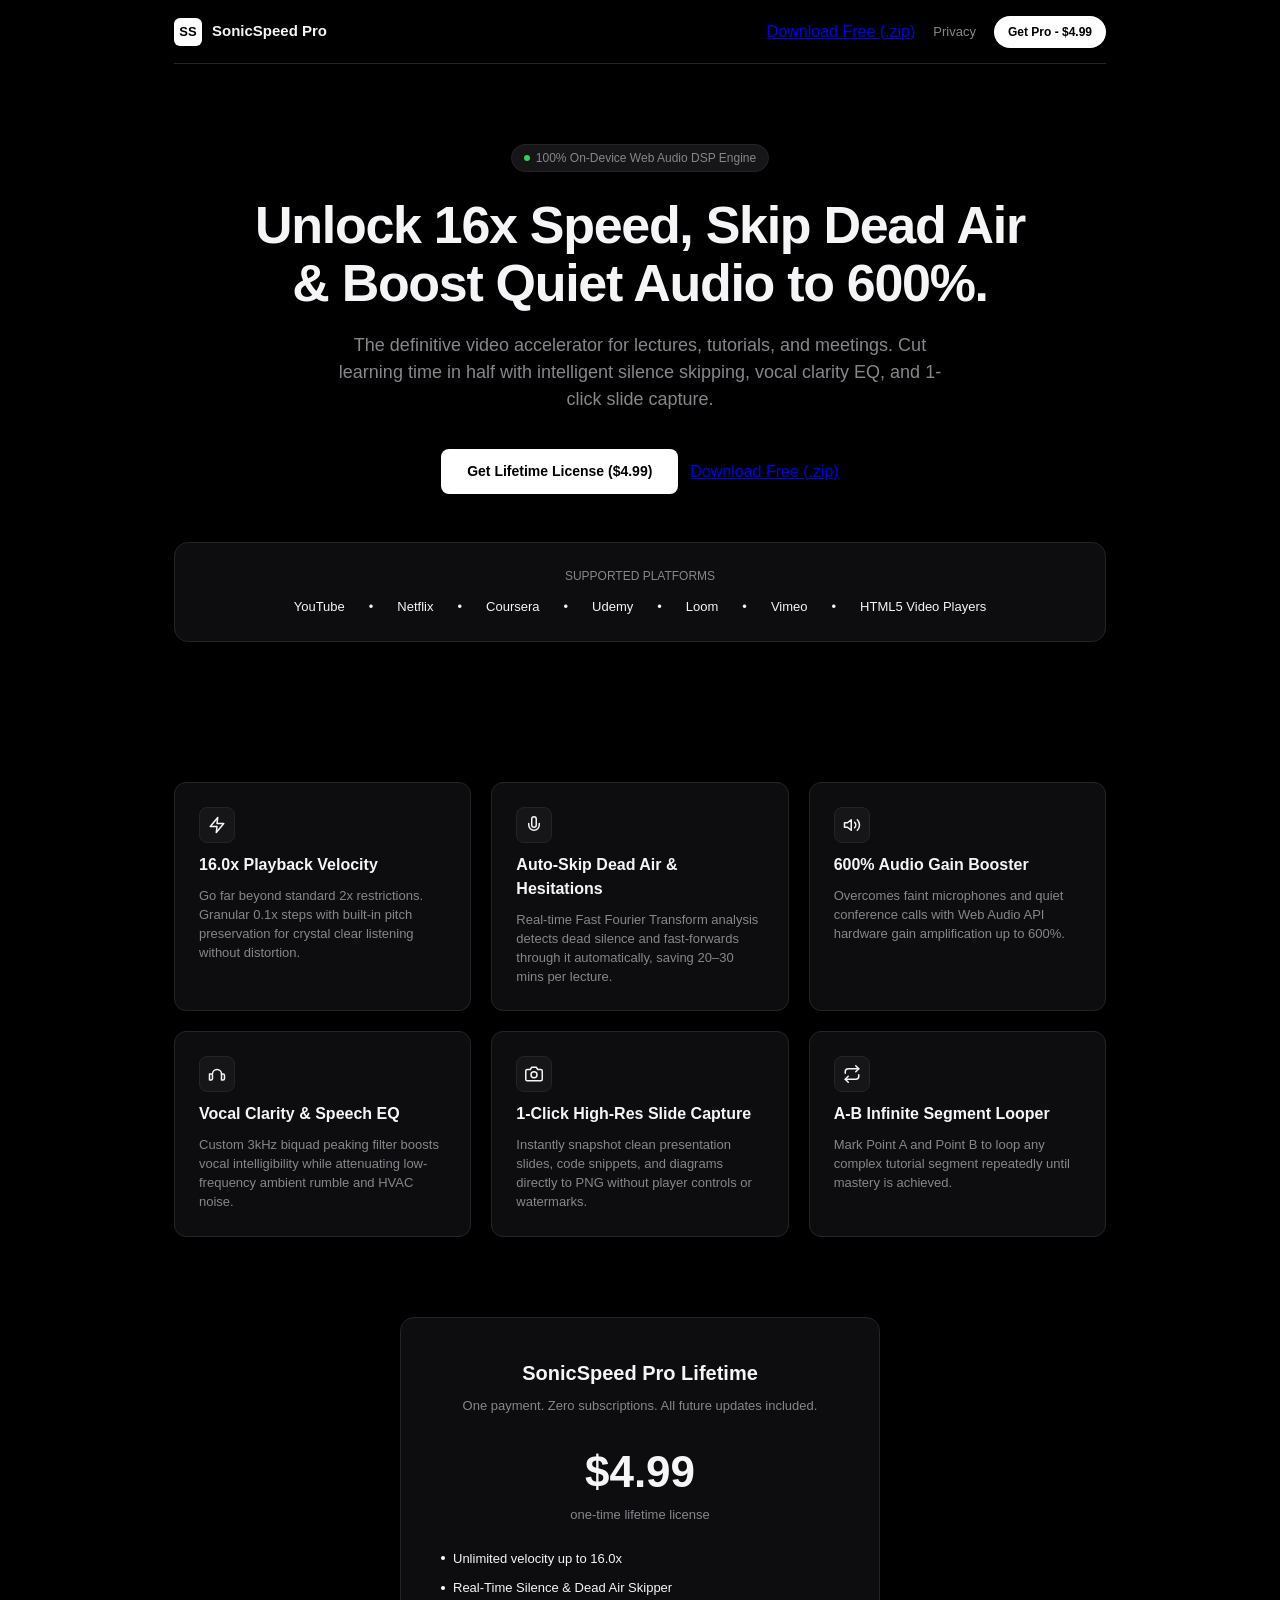
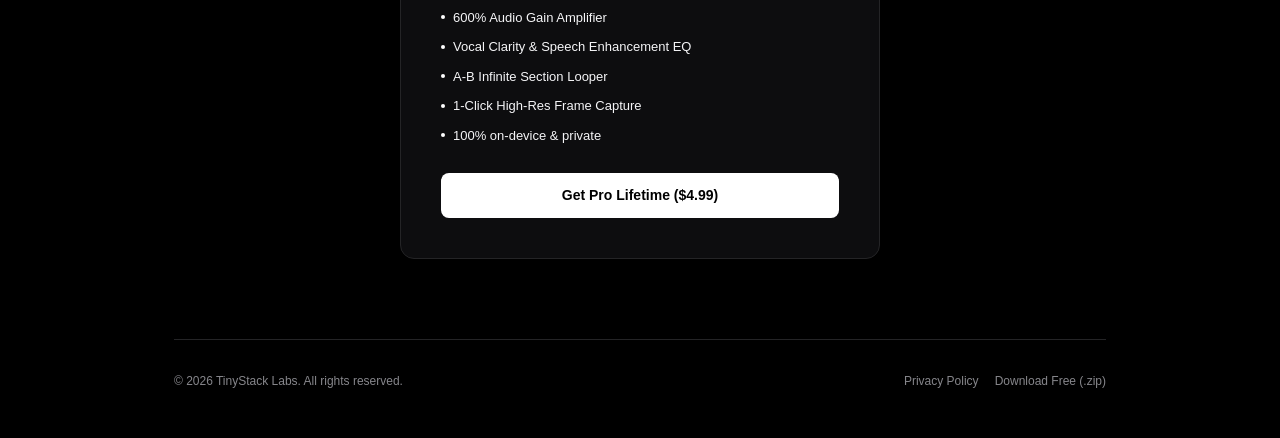
<file: index.html>
<!DOCTYPE html>
<html lang="en">
<head>
  <meta charset="UTF-8">
  <meta name="viewport" content="width=device-width, initial-scale=1.0">
  <title>SonicSpeed Pro - 16x Video Accelerator, Silence Skipper & 600% Audio Booster</title>
  <meta name="description" content="Accelerate any web video up to 16x, auto-skip dead-air pauses, boost quiet audio to 600%, and capture pristine lecture slides. 100% private, on-device.">
  <style>
    :root {
      --bg-primary: #000000;
      --bg-secondary: #0d0d0f;
      --bg-tertiary: #161618;
      --border-color: #242426;
      --text-primary: #f5f5f7;
      --text-secondary: #86868b;
      --font-stack: -apple-system, BlinkMacSystemFont, "SF Pro Display", "SF Pro Text", "Segoe UI", Roboto, sans-serif;
    }
    * { box-sizing: border-box; margin: 0; padding: 0; }
    body {
      background-color: var(--bg-primary);
      color: var(--text-primary);
      font-family: var(--font-stack);
      line-height: 1.5;
      -webkit-font-smoothing: antialiased;
    }
    .container {
      max-width: 980px;
      margin: 0 auto;
      padding: 0 24px;
    }
    nav {
      height: 64px;
      display: flex;
      align-items: center;
      justify-content: space-between;
      border-bottom: 1px solid var(--border-color);
    }
    .brand {
      display: flex;
      align-items: center;
      gap: 10px;
      font-weight: 600;
      font-size: 15px;
      text-decoration: none;
      color: var(--text-primary);
    }
    .brand-mark {
      width: 28px;
      height: 28px;
      background: #ffffff;
      color: #000000;
      border-radius: 6px;
      display: flex;
      align-items: center;
      justify-content: center;
      font-weight: 700;
      font-size: 13px;
    }
    .nav-links {
      display: flex;
      align-items: center;
      gap: 18px;
    }
    .nav-link {
      color: var(--text-secondary);
      text-decoration: none;
      font-size: 13px;
      transition: color 0.15s ease;
    }
    .nav-link:hover { color: var(--text-primary); }
    .nav-btn {
      background: #ffffff;
      color: #000000;
      text-decoration: none;
      font-size: 12px;
      font-weight: 600;
      padding: 7px 14px;
      border-radius: 16px;
      transition: opacity 0.15s ease;
    }
    .nav-btn:hover { opacity: 0.88; }
    
    .hero {
      text-align: center;
      padding: 80px 0 60px;
      display: flex;
      flex-direction: column;
      align-items: center;
    }
    .badge {
      background: var(--bg-tertiary);
      border: 1px solid var(--border-color);
      color: var(--text-secondary);
      font-size: 12px;
      font-weight: 500;
      padding: 4px 12px;
      border-radius: 20px;
      margin-bottom: 24px;
      display: inline-flex;
      align-items: center;
      gap: 6px;
    }
    .badge-dot {
      width: 6px;
      height: 6px;
      border-radius: 50%;
      background: #30d158;
    }
    h1 {
      font-size: 52px;
      font-weight: 700;
      letter-spacing: -0.025em;
      line-height: 1.12;
      max-width: 780px;
      margin-bottom: 20px;
    }
    .subtitle {
      font-size: 18px;
      color: var(--text-secondary);
      max-width: 620px;
      margin-bottom: 36px;
      line-height: 1.5;
    }
    .cta-row {
      display: flex;
      gap: 12px;
      margin-bottom: 48px;
    }
    .primary-cta {
      background: #ffffff;
      color: #000000;
      text-decoration: none;
      font-size: 14px;
      font-weight: 600;
      padding: 12px 26px;
      border-radius: 8px;
      transition: opacity 0.15s ease;
    }
    .primary-cta:hover { opacity: 0.9; }
    .secondary-cta {
      background: var(--bg-secondary);
      color: var(--text-primary);
      text-decoration: none;
      font-size: 14px;
      font-weight: 500;
      padding: 12px 22px;
      border-radius: 8px;
      border: 1px solid var(--border-color);
      transition: background 0.15s ease;
    }
    .secondary-cta:hover { background: var(--bg-tertiary); }

    .preview-box {
      width: 100%;
      background: var(--bg-secondary);
      border: 1px solid var(--border-color);
      border-radius: 14px;
      padding: 24px;
      box-shadow: 0 32px 64px -16px rgba(0, 0, 0, 0.8);
      margin-bottom: 80px;
    }
    .features-grid {
      display: grid;
      grid-template-columns: repeat(3, 1fr);
      gap: 20px;
      margin-bottom: 80px;
    }
    @media (max-width: 768px) {
      .features-grid { grid-template-columns: 1fr; }
      h1 { font-size: 36px; }
    }
    .feature-card {
      background: var(--bg-secondary);
      border: 1px solid var(--border-color);
      border-radius: 12px;
      padding: 24px;
      display: flex;
      flex-direction: column;
      gap: 10px;
    }
    .feature-icon {
      width: 36px;
      height: 36px;
      border-radius: 8px;
      background: var(--bg-tertiary);
      border: 1px solid var(--border-color);
      display: flex;
      align-items: center;
      justify-content: center;
      color: var(--text-primary);
    }
    .feature-title {
      font-size: 16px;
      font-weight: 600;
    }
    .feature-desc {
      font-size: 13px;
      color: var(--text-secondary);
      line-height: 1.45;
    }

    .pricing-card {
      background: var(--bg-secondary);
      border: 1px solid var(--border-color);
      border-radius: 14px;
      padding: 40px;
      text-align: center;
      max-width: 480px;
      margin: 0 auto 80px;
    }
    .pricing-title { font-size: 20px; font-weight: 700; margin-bottom: 8px; }
    .pricing-sub { font-size: 13px; color: var(--text-secondary); margin-bottom: 24px; }
    .price-value { font-size: 44px; font-weight: 700; }
    .price-term { font-size: 13px; color: var(--text-secondary); margin-bottom: 24px; }
    .perks-list {
      list-style: none;
      text-align: left;
      margin-bottom: 28px;
      display: flex;
      flex-direction: column;
      gap: 10px;
    }
    .perks-list li {
      font-size: 13px;
      color: var(--text-primary);
      display: flex;
      align-items: center;
      gap: 8px;
    }
    .perks-list li::before {
      content: "";
      width: 4px;
      height: 4px;
      border-radius: 50%;
      background: #ffffff;
      flex-shrink: 0;
    }

    footer {
      border-top: 1px solid var(--border-color);
      padding: 32px 0 48px;
      display: flex;
      justify-content: space-between;
      align-items: center;
      font-size: 12px;
      color: var(--text-secondary);
    }
    footer a { color: var(--text-secondary); text-decoration: none; }
    footer a:hover { color: var(--text-primary); }
  </style>
</head>
<body>
  <div class="container">
    <nav>
      <a href="#" class="brand">
        <div class="brand-mark">SS</div>
        <span>SonicSpeed Pro</span>
      </a>
      <div class="nav-links">
        <a href="https://github.com/joshuajaimon7/sonicspeed-pro/releases/latest/download/05-sonicspeed-pro.zip" class="btn-secondary" style="display:inline-flex;align-items:center;gap:6px;">Download Free (.zip)</a>
        <a href="privacy.html" class="nav-link">Privacy</a>
        <a href="https://micro-software-lab.lemonsqueezy.com/checkout/buy/8b252720-b345-4cb4-9a84-91086b5ecb11" class="nav-btn">Get Pro - $4.99</a>
      </div>
    </nav>

    <section class="hero">
      <div class="badge">
        <div class="badge-dot"></div>
        <span>100% On-Device Web Audio DSP Engine</span>
      </div>
      <h1>Unlock 16x Speed, Skip Dead Air & Boost Quiet Audio to 600%.</h1>
      <p class="subtitle">The definitive video accelerator for lectures, tutorials, and meetings. Cut learning time in half with intelligent silence skipping, vocal clarity EQ, and 1-click slide capture.</p>
      
      <div class="cta-row">
        <a href="https://micro-software-lab.lemonsqueezy.com/checkout/buy/8b252720-b345-4cb4-9a84-91086b5ecb11" class="primary-cta">Get Lifetime License ($4.99)</a>
        <a href="https://github.com/joshuajaimon7/sonicspeed-pro/releases/latest/download/05-sonicspeed-pro.zip" class="btn-secondary" style="display:inline-flex;align-items:center;gap:6px;">Download Free (.zip)</a>
      </div>

      <div class="preview-box">
        <div style="font-size: 12px; color: var(--text-secondary); margin-bottom: 12px; font-weight: 500;">SUPPORTED PLATFORMS</div>
        <div style="display: flex; justify-content: center; gap: 24px; color: var(--text-primary); font-size: 13px; font-weight: 500; flex-wrap: wrap;">
          <span>YouTube</span>
          <span>•</span>
          <span>Netflix</span>
          <span>•</span>
          <span>Coursera</span>
          <span>•</span>
          <span>Udemy</span>
          <span>•</span>
          <span>Loom</span>
          <span>•</span>
          <span>Vimeo</span>
          <span>•</span>
          <span>HTML5 Video Players</span>
        </div>
      </div>
    </section>

    <div class="features-grid">
      <div class="feature-card">
        <div class="feature-icon">
          <svg width="18" height="18" viewBox="0 0 24 24" fill="none" stroke="currentColor" stroke-width="2" stroke-linecap="round" stroke-linejoin="round">
            <polygon points="13 2 3 14 12 14 11 22 21 10 12 10 13 2"/>
          </svg>
        </div>
        <div class="feature-title">16.0x Playback Velocity</div>
        <div class="feature-desc">Go far beyond standard 2x restrictions. Granular 0.1x steps with built-in pitch preservation for crystal clear listening without distortion.</div>
      </div>

      <div class="feature-card">
        <div class="feature-icon">
          <svg width="18" height="18" viewBox="0 0 24 24" fill="none" stroke="currentColor" stroke-width="2" stroke-linecap="round" stroke-linejoin="round">
            <path d="M12 1a3 3 0 0 0-3 3v8a3 3 0 0 0 6 0V4a3 3 0 0 0-3-3z"/>
            <path d="M19 10v2a7 7 0 0 1-14 0v-2"/>
          </svg>
        </div>
        <div class="feature-title">Auto-Skip Dead Air & Hesitations</div>
        <div class="feature-desc">Real-time Fast Fourier Transform analysis detects dead silence and fast-forwards through it automatically, saving 20–30 mins per lecture.</div>
      </div>

      <div class="feature-card">
        <div class="feature-icon">
          <svg width="18" height="18" viewBox="0 0 24 24" fill="none" stroke="currentColor" stroke-width="2" stroke-linecap="round" stroke-linejoin="round">
            <polygon points="11 5 6 9 2 9 2 15 6 15 11 19 11 5"/>
            <path d="M19.07 4.93a10 10 0 0 1 0 14.14M15.54 8.46a5 5 0 0 1 0 7.07"/>
          </svg>
        </div>
        <div class="feature-title">600% Audio Gain Booster</div>
        <div class="feature-desc">Overcomes faint microphones and quiet conference calls with Web Audio API hardware gain amplification up to 600%.</div>
      </div>

      <div class="feature-card">
        <div class="feature-icon">
          <svg width="18" height="18" viewBox="0 0 24 24" fill="none" stroke="currentColor" stroke-width="2" stroke-linecap="round" stroke-linejoin="round">
            <path d="M2 12h2a2 2 0 0 1 2 2v4a2 2 0 0 1-2 2H2v-8zM18 12h2a2 2 0 0 1 2 2v4a2 2 0 0 1-2 2h-2v-8z"/>
            <path d="M6 12a6 6 0 0 1 12 0"/>
          </svg>
        </div>
        <div class="feature-title">Vocal Clarity & Speech EQ</div>
        <div class="feature-desc">Custom 3kHz biquad peaking filter boosts vocal intelligibility while attenuating low-frequency ambient rumble and HVAC noise.</div>
      </div>

      <div class="feature-card">
        <div class="feature-icon">
          <svg width="18" height="18" viewBox="0 0 24 24" fill="none" stroke="currentColor" stroke-width="2" stroke-linecap="round" stroke-linejoin="round">
            <path d="M23 19a2 2 0 0 1-2 2H3a2 2 0 0 1-2-2V8a2 2 0 0 1 2-2h4l2-3h6l2 3h4a2 2 0 0 1 2 2z"/>
            <circle cx="12" cy="13" r="4"/>
          </svg>
        </div>
        <div class="feature-title">1-Click High-Res Slide Capture</div>
        <div class="feature-desc">Instantly snapshot clean presentation slides, code snippets, and diagrams directly to PNG without player controls or watermarks.</div>
      </div>

      <div class="feature-card">
        <div class="feature-icon">
          <svg width="18" height="18" viewBox="0 0 24 24" fill="none" stroke="currentColor" stroke-width="2" stroke-linecap="round" stroke-linejoin="round">
            <polyline points="17 1 21 5 17 9"/>
            <path d="M3 11V9a4 4 0 0 1 4-4h14"/>
            <polyline points="7 23 3 19 7 15"/>
            <path d="M21 13v2a4 4 0 0 1-4 4H3"/>
          </svg>
        </div>
        <div class="feature-title">A-B Infinite Segment Looper</div>
        <div class="feature-desc">Mark Point A and Point B to loop any complex tutorial segment repeatedly until mastery is achieved.</div>
      </div>
    </div>

    <div class="pricing-card">
      <div class="pricing-title">SonicSpeed Pro Lifetime</div>
      <div class="pricing-sub">One payment. Zero subscriptions. All future updates included.</div>
      <div class="price-value">$4.99</div>
      <div class="price-term">one-time lifetime license</div>
      <ul class="perks-list">
        <li>Unlimited velocity up to 16.0x</li>
        <li>Real-Time Silence & Dead Air Skipper</li>
        <li>600% Audio Gain Amplifier</li>
        <li>Vocal Clarity & Speech Enhancement EQ</li>
        <li>A-B Infinite Section Looper</li>
        <li>1-Click High-Res Frame Capture</li>
        <li>100% on-device & private</li>
      </ul>
      <a href="https://micro-software-lab.lemonsqueezy.com/checkout/buy/8b252720-b345-4cb4-9a84-91086b5ecb11" class="primary-cta" style="display: block; text-align: center;">Get Pro Lifetime ($4.99)</a>
    </div>

    <footer>
      <div>&copy; 2026 TinyStack Labs. All rights reserved.</div>
      <div style="display: flex; gap: 16px;">
        <a href="privacy.html">Privacy Policy</a>
        <a href="https://github.com/joshuajaimon7/sonicspeed-pro/releases/latest/download/05-sonicspeed-pro.zip" class="btn-secondary" style="display:inline-flex;align-items:center;gap:6px;">Download Free (.zip)</a>
      </div>
    </footer>
  </div>
</body>
</html>
</file>
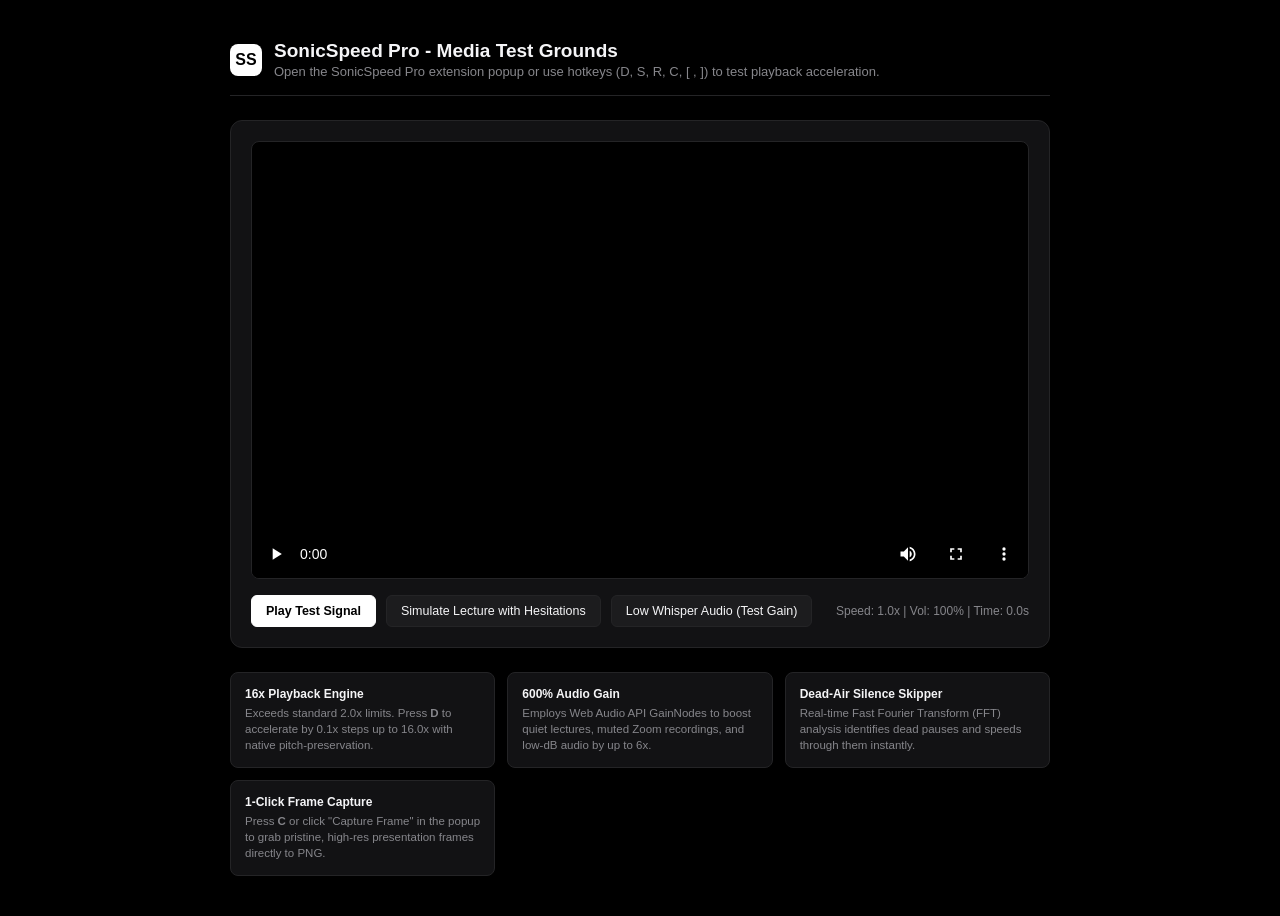
<file: demo-test.html>
<!DOCTYPE html>
<html lang="en">
<head>
  <meta charset="UTF-8">
  <meta name="viewport" content="width=device-width, initial-scale=1.0">
  <title>SonicSpeed Pro - Interactive Media Test Grounds</title>
  <style>
    :root {
      --bg-primary: #000000;
      --bg-secondary: #121214;
      --bg-tertiary: #1c1c1e;
      --border-color: #242426;
      --text-primary: #f5f5f7;
      --text-secondary: #86868b;
      --font-stack: -apple-system, BlinkMacSystemFont, "SF Pro Text", "Segoe UI", Roboto, sans-serif;
    }
    * { box-sizing: border-box; margin: 0; padding: 0; }
    body {
      background-color: var(--bg-primary);
      color: var(--text-primary);
      font-family: var(--font-stack);
      padding: 40px 20px;
      display: flex;
      justify-content: center;
      -webkit-font-smoothing: antialiased;
    }
    .container {
      width: 100%;
      max-width: 820px;
      display: flex;
      flex-direction: column;
      gap: 24px;
    }
    .header {
      display: flex;
      justify-content: space-between;
      align-items: center;
      border-bottom: 1px solid var(--border-color);
      padding-bottom: 16px;
    }
    .brand {
      display: flex;
      align-items: center;
      gap: 12px;
    }
    .logo-badge {
      width: 32px;
      height: 32px;
      background: #ffffff;
      color: #000000;
      border-radius: 8px;
      display: flex;
      align-items: center;
      justify-content: center;
      font-weight: 700;
    }
    h1 { font-size: 19px; font-weight: 600; }
    p.sub { font-size: 13px; color: var(--text-secondary); margin-top: 2px; }
    
    .media-card {
      background: var(--bg-secondary);
      border: 1px solid var(--border-color);
      border-radius: 12px;
      padding: 20px;
      display: flex;
      flex-direction: column;
      gap: 16px;
    }
    .video-wrapper {
      position: relative;
      width: 100%;
      aspect-ratio: 16/9;
      background: #000000;
      border-radius: 8px;
      overflow: hidden;
      border: 1px solid var(--border-color);
      display: flex;
      align-items: center;
      justify-content: center;
    }
    video {
      width: 100%;
      height: 100%;
      object-fit: cover;
    }
    .controls-strip {
      display: flex;
      flex-wrap: wrap;
      align-items: center;
      gap: 10px;
    }
    button.btn {
      background: var(--bg-tertiary);
      color: var(--text-primary);
      border: 1px solid var(--border-color);
      font-size: 12.5px;
      font-weight: 500;
      padding: 8px 14px;
      border-radius: 6px;
      cursor: pointer;
      display: flex;
      align-items: center;
      gap: 6px;
      transition: all 0.15s ease;
    }
    button.btn:hover {
      background: #28282b;
      border-color: #3e3e42;
    }
    button.btn.primary {
      background: #ffffff;
      color: #000000;
      border-color: #ffffff;
      font-weight: 600;
    }
    .readout {
      margin-left: auto;
      font-size: 12px;
      color: var(--text-secondary);
      font-feature-settings: "tnum";
    }
    .specs-grid {
      display: grid;
      grid-template-columns: repeat(auto-fit, minmax(220px, 1fr));
      gap: 12px;
    }
    .spec-box {
      background: var(--bg-secondary);
      border: 1px solid var(--border-color);
      border-radius: 8px;
      padding: 14px;
    }
    .spec-title {
      font-size: 12px;
      font-weight: 600;
      color: var(--text-primary);
      margin-bottom: 4px;
    }
    .spec-desc {
      font-size: 11.5px;
      color: var(--text-secondary);
      line-height: 1.4;
    }
  </style>
</head>
<body>
  <div class="container">
    <div class="header">
      <div class="brand">
        <div class="logo-badge">SS</div>
        <div>
          <h1>SonicSpeed Pro - Media Test Grounds</h1>
          <p class="sub">Open the SonicSpeed Pro extension popup or use hotkeys (D, S, R, C, [ , ]) to test playback acceleration.</p>
        </div>
      </div>
    </div>

    <div class="media-card">
      <div class="video-wrapper">
        <video id="testVideo" controls playsinline loop></video>
      </div>

      <div class="controls-strip">
        <button class="btn primary" id="playBtn">Play Test Signal</button>
        <button class="btn" id="generateSpeechBtn">Simulate Lecture with Hesitations</button>
        <button class="btn" id="addVolumeTrackBtn">Low Whisper Audio (Test Gain)</button>
        <span class="readout" id="videoReadout">Speed: 1.0x | Vol: 100% | Time: 0.0s</span>
      </div>
    </div>

    <div class="specs-grid">
      <div class="spec-box">
        <div class="spec-title">16x Playback Engine</div>
        <div class="spec-desc">Exceeds standard 2.0x limits. Press <strong>D</strong> to accelerate by 0.1x steps up to 16.0x with native pitch-preservation.</div>
      </div>
      <div class="spec-box">
        <div class="spec-title">600% Audio Gain</div>
        <div class="spec-desc">Employs Web Audio API GainNodes to boost quiet lectures, muted Zoom recordings, and low-dB audio by up to 6x.</div>
      </div>
      <div class="spec-box">
        <div class="spec-title">Dead-Air Silence Skipper</div>
        <div class="spec-desc">Real-time Fast Fourier Transform (FFT) analysis identifies dead pauses and speeds through them instantly.</div>
      </div>
      <div class="spec-box">
        <div class="spec-title">1-Click Frame Capture</div>
        <div class="spec-desc">Press <strong>C</strong> or click "Capture Frame" in the popup to grab pristine, high-res presentation frames directly to PNG.</div>
      </div>
    </div>
  </div>

  <script>
    // Generate self-contained Canvas video stream with audio to ensure 100% offline reliability
    const video = document.getElementById('testVideo');
    const playBtn = document.getElementById('playBtn');
    const videoReadout = document.getElementById('videoReadout');
    const generateSpeechBtn = document.getElementById('generateSpeechBtn');
    const addVolumeTrackBtn = document.getElementById('addVolumeTrackBtn');

    const canvas = document.createElement('canvas');
    canvas.width = 1280;
    canvas.height = 720;
    const ctx = canvas.getContext('2d');

    let frame = 0;
    function drawTestVideo() {
      frame++;
      // Background gradient
      const grad = ctx.createLinearGradient(0, 0, 1280, 720);
      grad.addColorStop(0, '#0a0a0c');
      grad.addColorStop(1, '#18181b');
      ctx.fillStyle = grad;
      ctx.fillRect(0, 0, 1280, 720);

      // Rotating radar or sonic rings
      const cx = 640;
      const cy = 360;
      ctx.strokeStyle = '#27272a';
      ctx.lineWidth = 2;
      for (let r = 50; r <= 300; r += 50) {
        ctx.beginPath();
        ctx.arc(cx, cy, r, 0, Math.PI * 2);
        ctx.stroke();
      }

      // Animated wave bar
      const time = frame * 0.05;
      ctx.fillStyle = '#ffffff';
      for (let i = -15; i <= 15; i++) {
        const barHeight = Math.sin(time + i * 0.3) * 60 + 80;
        ctx.fillRect(cx + i * 20 - 4, cy - barHeight / 2, 8, barHeight);
      }

      // Timecode
      ctx.fillStyle = '#f5f5f7';
      ctx.font = 'bold 36px -apple-system, SF Pro Text, sans-serif';
      ctx.textAlign = 'center';
      const sec = (frame / 30).toFixed(2);
      ctx.fillText(`SONICSPEED LAB • ${sec}s`, cx, 140);

      ctx.fillStyle = '#86868b';
      ctx.font = '20px -apple-system, SF Pro Text, sans-serif';
      ctx.fillText('Interactive Video Test Ground • Ready for 16x Acceleration', cx, 180);

      requestAnimationFrame(drawTestVideo);
    }
    drawTestVideo();

    // Stream Canvas into video element
    const stream = canvas.captureStream(30);

    // Audio synthesizer for audio test signal
    const audioCtx = new (window.AudioContext || window.webkitAudioContext)();
    const dest = audioCtx.createMediaStreamDestination();
    const osc = audioCtx.createOscillator();
    const gainNode = audioCtx.createGain();
    osc.type = 'sine';
    osc.frequency.setValueAtTime(440, audioCtx.currentTime); // 440 Hz standard tone
    gainNode.gain.setValueAtTime(0.08, audioCtx.currentTime); // gentle volume
    osc.connect(gainNode);
    gainNode.connect(dest);
    osc.start();

    // Add audio track to canvas stream
    const audioTrack = dest.stream.getAudioTracks()[0];
    if (audioTrack) stream.addTrack(audioTrack);

    video.srcObject = stream;

    playBtn.addEventListener('click', () => {
      if (video.paused) {
        if (audioCtx.state === 'suspended') audioCtx.resume();
        video.play();
        playBtn.textContent = 'Pause Test Signal';
      } else {
        video.pause();
        playBtn.textContent = 'Play Test Signal';
      }
    });

    generateSpeechBtn.addEventListener('click', () => {
      if ('speechSynthesis' in window) {
        const text = "Welcome to SonicSpeed Pro. Notice how the silence skipping feature accelerates through quiet pauses and keeps lectures moving efficiently.";
        const utter = new SpeechSynthesisUtterance(text);
        utter.rate = 1.0;
        window.speechSynthesis.speak(utter);
      }
    });

    addVolumeTrackBtn.addEventListener('click', () => {
      // Lower test tone to faint whisper to test 600% booster
      gainNode.gain.setValueAtTime(0.005, audioCtx.currentTime);
      alert('Audio signal attenuated to whisper level. Use the 600% Volume Booster to amplify!');
    });

    // Sync readout
    setInterval(() => {
      videoReadout.textContent = `Speed: ${video.playbackRate.toFixed(1)}x | Vol: ${Math.round(video.volume * 100)}% | Time: ${video.currentTime.toFixed(1)}s`;
    }, 250);
  </script>
</body>
</html>
</file>
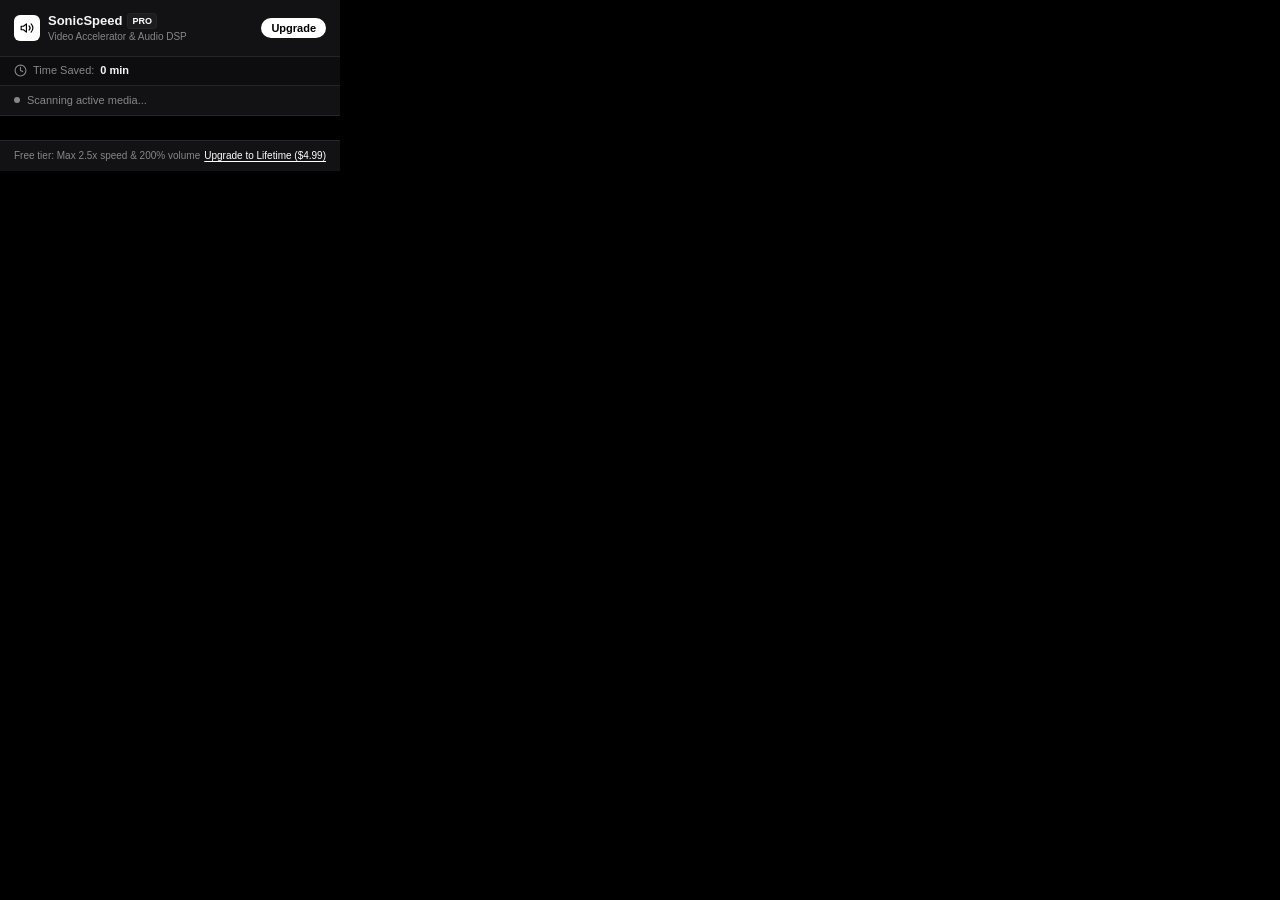
<file: popup.html>
<!DOCTYPE html>
<html lang="en">
<head>
  <meta charset="UTF-8">
  <meta name="viewport" content="width=device-width, initial-scale=1.0">
  <title>SonicSpeed Pro</title>
  <link rel="stylesheet" href="popup.css">
</head>
<body>
  <div class="app-container">
    <!-- Header -->
    <header class="app-header">
      <div class="brand">
        <div class="logo-mark">
          <svg width="14" height="14" viewBox="0 0 24 24" fill="none" stroke="currentColor" stroke-width="2" stroke-linecap="round" stroke-linejoin="round">
            <polygon points="11 5 6 9 2 9 2 15 6 15 11 19 11 5"/>
            <path d="M19.07 4.93a10 10 0 0 1 0 14.14M15.54 8.46a5 5 0 0 1 0 7.07"/>
          </svg>
        </div>
        <div>
          <div class="brand-title">
            <span>SonicSpeed</span>
            <span class="badge-pro" id="proHeaderBadge">PRO</span>
          </div>
          <div class="brand-sub">Video Accelerator & Audio DSP</div>
        </div>
      </div>
      <button class="upgrade-btn" id="upgradeBtn">Upgrade</button>
    </header>

    <!-- Time Saved Widget -->
    <div class="time-saved-banner" id="timeSavedBanner">
      <div class="time-saved-icon">
        <svg width="13" height="13" viewBox="0 0 24 24" fill="none" stroke="currentColor" stroke-width="2" stroke-linecap="round" stroke-linejoin="round">
          <circle cx="12" cy="12" r="10"/>
          <polyline points="12 6 12 12 16 14"/>
        </svg>
      </div>
      <span class="time-saved-label">Time Saved:</span>
      <span class="time-saved-value" id="timeSavedDisplay">0 min</span>
    </div>

    <!-- Status Bar -->
    <div class="status-bar" id="statusBar">
      <div class="status-indicator" id="statusIndicator"></div>
      <span id="statusText">Scanning active media...</span>
    </div>

    <!-- Main Content -->
    <main class="main-content">
      <!-- Empty State -->
      <div class="empty-state" id="emptyState" style="display: none;">
        <div class="empty-icon-box">
          <svg width="22" height="22" viewBox="0 0 24 24" fill="none" stroke="currentColor" stroke-width="1.75" stroke-linecap="round" stroke-linejoin="round">
            <polygon points="23 7 16 12 23 17 23 7"/>
            <rect x="1" y="5" width="15" height="14" rx="2" ry="2"/>
          </svg>
        </div>
        <h3>No Video Detected</h3>
        <p>If this tab was opened before installing, refresh once to connect.</p>
        <div style="display: flex; gap: 8px; width: 100%; margin-top: 4px;">
          <button class="primary-btn" id="reloadTabBtn" style="flex: 1;">Refresh Tab</button>
          <button class="primary-btn" id="openDemoBtn" style="flex: 1; background: var(--bg-tertiary); color: var(--text-primary); border: 1px solid var(--border-color);">Test Grounds</button>
        </div>
      </div>

      <!-- Controls View -->
      <div class="controls-view" id="controlsView" style="display: none;">
        <!-- Speed Card -->
        <div class="control-card">
          <div class="card-head">
            <span class="card-label">Playback Velocity</span>
            <span class="metric-display" id="speedDisplay">1.0x</span>
          </div>
          <div class="slider-row">
            <input type="range" id="speedSlider" min="0.5" max="16.0" step="0.1" value="1.0" class="slider-range">
          </div>
          <div class="preset-row">
            <button class="preset-pill active" data-speed="1.0">1.0x</button>
            <button class="preset-pill" data-speed="1.5">1.5x</button>
            <button class="preset-pill" data-speed="2.0">2.0x</button>
            <button class="preset-pill" data-speed="2.5">2.5x</button>
            <button class="preset-pill pro-tag-btn" data-speed="3.5">3.5x</button>
            <button class="preset-pill pro-tag-btn" data-speed="5.0">5.0x</button>
          </div>
        </div>

        <!-- Volume Booster Card -->
        <div class="control-card">
          <div class="card-head">
            <span class="card-label">Audio Gain Amplifier</span>
            <span class="metric-display" id="volumeDisplay">100%</span>
          </div>
          <div class="slider-row">
            <input type="range" id="volumeSlider" min="100" max="600" step="10" value="100" class="slider-range">
          </div>
          <div class="preset-row">
            <button class="preset-pill active" data-vol="100">100%</button>
            <button class="preset-pill" data-vol="150">150%</button>
            <button class="preset-pill" data-vol="200">200%</button>
            <button class="preset-pill pro-tag-btn" data-vol="350">350%</button>
            <button class="preset-pill pro-tag-btn" data-vol="600">600%</button>
          </div>
        </div>

        <!-- Speech & Silence Intelligence -->
        <div class="feature-toggles">
          <div class="toggle-card" id="silenceToggleCard">
            <div>
              <div class="toggle-title">Auto-Skip Dead Air & Silence</div>
              <div class="toggle-sub">Speeds through hesitations and awkward pauses (~25% saved)</div>
            </div>
            <input type="checkbox" id="silenceCheckbox" class="apple-switch">
          </div>

          <div class="toggle-card" id="vocalToggleCard">
            <div>
              <div class="toggle-title">Vocal Clarity & Speech EQ</div>
              <div class="toggle-sub">Boosts 3kHz human voice frequencies and cuts background hum</div>
            </div>
            <input type="checkbox" id="vocalCheckbox" class="apple-switch">
          </div>
        </div>

        <!-- Study & Analysis Toolkit (Frame Capture & A-B Looper) -->
        <div class="section-divider">
          <span>Study & Lecture Tools</span>
        </div>

        <div class="tools-grid">
          <button class="tool-btn" id="captureFrameBtn" title="Grab clean high-res video screenshot without UI">
            <svg width="14" height="14" viewBox="0 0 24 24" fill="none" stroke="currentColor" stroke-width="2" stroke-linecap="round" stroke-linejoin="round">
              <path d="M23 19a2 2 0 0 1-2 2H3a2 2 0 0 1-2-2V8a2 2 0 0 1 2-2h4l2-3h6l2 3h4a2 2 0 0 1 2 2z"/>
              <circle cx="12" cy="13" r="4"/>
            </svg>
            <span>Capture Frame</span>
          </button>

          <button class="tool-btn" id="stepPrevBtn" title="Step back 1 frame">
            <svg width="14" height="14" viewBox="0 0 24 24" fill="none" stroke="currentColor" stroke-width="2" stroke-linecap="round" stroke-linejoin="round">
              <polygon points="19 20 9 12 19 4 19 20"/>
              <line x1="5" y1="19" x2="5" y2="5"/>
            </svg>
            <span>-1 Frame</span>
          </button>

          <button class="tool-btn" id="stepNextBtn" title="Step forward 1 frame">
            <svg width="14" height="14" viewBox="0 0 24 24" fill="none" stroke="currentColor" stroke-width="2" stroke-linecap="round" stroke-linejoin="round">
              <polygon points="5 4 15 12 5 20 5 4"/>
              <line x1="19" y1="5" x2="19" y2="19"/>
            </svg>
            <span>+1 Frame</span>
          </button>
        </div>

        <!-- A-B Looping Row -->
        <div class="loop-bar">
          <span class="loop-label">A-B Looper:</span>
          <button class="loop-btn" id="loopSetABtn">Set [A]</button>
          <button class="loop-btn" id="loopSetBBtn">Set [B]</button>
          <button class="loop-btn clear" id="loopClearBtn">Clear</button>
          <span class="loop-status" id="loopStatusDisplay">Off</span>
        </div>

        <!-- Hotkeys Footer Hint -->
        <div class="hotkeys-hint">
          <span>Shortcuts: <strong>D</strong> +0.1x • <strong>S</strong> -0.1x • <strong>R</strong> reset • <strong>C</strong> snap • <strong>[ / ]</strong> loop</span>
        </div>
      </div>
    </main>

    <!-- Footer -->
    <footer class="app-footer">
      <div class="pro-banner" id="footerBanner">
        <span>Free tier: Max 2.5x speed & 200% volume</span>
        <a href="#" id="proUpgradeLink" class="pro-link">Upgrade to Lifetime ($4.99)</a>
      </div>
    </footer>

    <!-- Upgrade Modal -->
    <div class="modal-backdrop" id="upgradeModal" style="display: none;">
      <div class="modal-box">
        <button class="modal-close" id="modalCloseBtn">&times;</button>
        <h2>SonicSpeed Pro</h2>
        <p class="modal-desc">Save hours every week with automatic dead-air skipping, vocal clarity enhancement, and ultra-speed up to 16x.</p>
        <ul class="modal-perks">
          <li>Auto-Skip Dead Air & Silence (saves 20–30 mins per lecture)</li>
          <li>Vocal Clarity & Speech Enhancement DSP (3kHz Voice Boost)</li>
          <li>SuperSpeed up to 16.0x with zero chipmunk pitch distortion</li>
          <li>Safe 600% Volume Audio Gain Amplifier</li>
          <li>A-B Infinite Segment Looper & 1-Click Frame Capture</li>
          <li>Lifetime license with all future updates</li>
        </ul>
        <div class="price-tag">
          <span class="price-val">$4.99</span>
          <span class="price-period">one-time payment</span>
        </div>
        <button class="checkout-btn" id="startCheckoutBtn">Buy Lifetime License ($4.99)</button>

        <div class="license-box">
          <div class="license-title">Already purchased? Activate key:</div>
          <div class="license-input-row">
            <input type="text" id="licenseKeyInput" class="license-input" placeholder="Paste license key...">
            <button class="license-activate-btn" id="activateKeyBtn">Activate</button>
          </div>
          <div class="license-status" id="licenseStatus"></div>
        </div>
      </div>
    </div>
  </div>

  <script src="popup.js"></script>
</body>
</html>
</file>
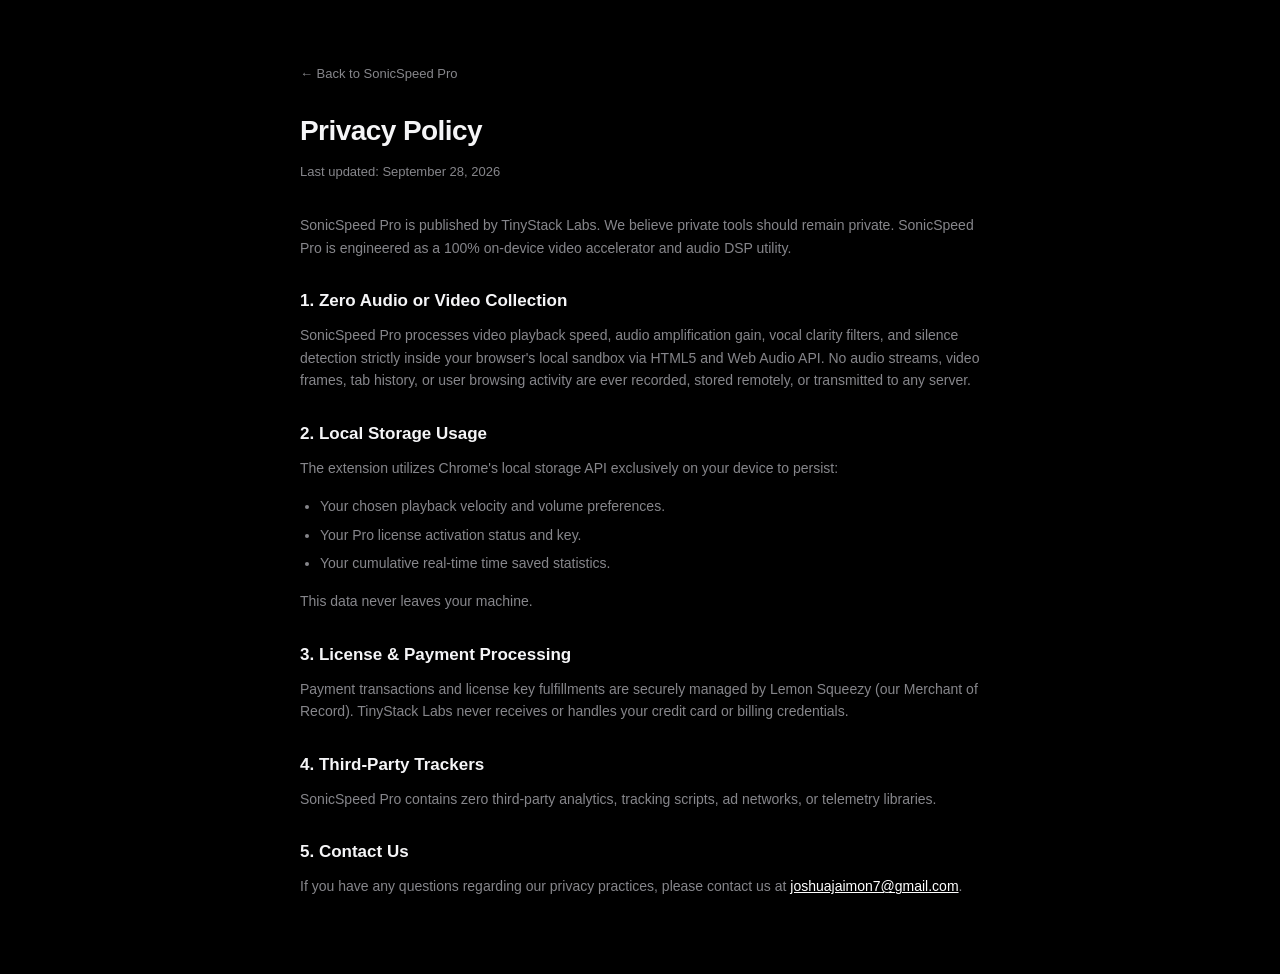
<file: privacy.html>
<!DOCTYPE html>
<html lang="en">
<head>
  <meta charset="UTF-8">
  <meta name="viewport" content="width=device-width, initial-scale=1.0">
  <title>Privacy Policy - SonicSpeed Pro</title>
  <style>
    :root {
      --bg-primary: #000000;
      --bg-secondary: #0d0d0f;
      --border-color: #242426;
      --text-primary: #f5f5f7;
      --text-secondary: #86868b;
      --font-stack: -apple-system, BlinkMacSystemFont, "SF Pro Text", "Segoe UI", Roboto, sans-serif;
    }
    * { box-sizing: border-box; margin: 0; padding: 0; }
    body {
      background-color: var(--bg-primary);
      color: var(--text-primary);
      font-family: var(--font-stack);
      line-height: 1.6;
      padding: 60px 24px;
      -webkit-font-smoothing: antialiased;
    }
    .container {
      max-width: 680px;
      margin: 0 auto;
    }
    h1 {
      font-size: 28px;
      font-weight: 700;
      letter-spacing: -0.02em;
      margin-bottom: 8px;
    }
    .date {
      font-size: 13px;
      color: var(--text-secondary);
      margin-bottom: 32px;
    }
    h2 {
      font-size: 17px;
      font-weight: 600;
      margin: 28px 0 10px;
      color: var(--text-primary);
    }
    p {
      font-size: 14px;
      color: var(--text-secondary);
      margin-bottom: 16px;
    }
    ul {
      margin-bottom: 16px;
      padding-left: 20px;
      color: var(--text-secondary);
      font-size: 14px;
    }
    li { margin-bottom: 6px; }
    a { color: #ffffff; text-decoration: underline; }
    .back-link {
      display: inline-block;
      margin-bottom: 24px;
      font-size: 13px;
      color: var(--text-secondary);
      text-decoration: none;
    }
    .back-link:hover { color: var(--text-primary); }
  </style>
</head>
<body>
  <div class="container">
    <a href="index.html" class="back-link">&larr; Back to SonicSpeed Pro</a>
    <h1>Privacy Policy</h1>
    <div class="date">Last updated: September 28, 2026</div>

    <p>SonicSpeed Pro is published by TinyStack Labs. We believe private tools should remain private. SonicSpeed Pro is engineered as a 100% on-device video accelerator and audio DSP utility.</p>

    <h2>1. Zero Audio or Video Collection</h2>
    <p>SonicSpeed Pro processes video playback speed, audio amplification gain, vocal clarity filters, and silence detection strictly inside your browser's local sandbox via HTML5 and Web Audio API. No audio streams, video frames, tab history, or user browsing activity are ever recorded, stored remotely, or transmitted to any server.</p>

    <h2>2. Local Storage Usage</h2>
    <p>The extension utilizes Chrome's local storage API exclusively on your device to persist:</p>
    <ul>
      <li>Your chosen playback velocity and volume preferences.</li>
      <li>Your Pro license activation status and key.</li>
      <li>Your cumulative real-time time saved statistics.</li>
    </ul>
    <p>This data never leaves your machine.</p>

    <h2>3. License & Payment Processing</h2>
    <p>Payment transactions and license key fulfillments are securely managed by Lemon Squeezy (our Merchant of Record). TinyStack Labs never receives or handles your credit card or billing credentials.</p>

    <h2>4. Third-Party Trackers</h2>
    <p>SonicSpeed Pro contains zero third-party analytics, tracking scripts, ad networks, or telemetry libraries.</p>

    <h2>5. Contact Us</h2>
    <p>If you have any questions regarding our privacy practices, please contact us at <a href="mailto:joshuajaimon7@gmail.com">joshuajaimon7@gmail.com</a>.</p>
  </div>
</body>
</html>
</file>
<file: popup.css>
/* SonicSpeed Pro - Compact Apple Dark Mode Minimalist Popup */

:root {
  --bg-primary: #000000;
  --bg-secondary: #121214;
  --bg-tertiary: #1c1c1e;
  --bg-hover: #262629;
  --border-color: #242426;
  --text-primary: #f5f5f7;
  --text-secondary: #86868b;
  --accent-white: #ffffff;
  --font-stack: -apple-system, BlinkMacSystemFont, "SF Pro Text", "Segoe UI", Roboto, sans-serif;
}

* {
  box-sizing: border-box;
  margin: 0;
  padding: 0;
}

html, body {
  width: 340px;
  max-width: 340px;
  min-width: 340px;
  background-color: var(--bg-primary);
  color: var(--text-primary);
  font-family: var(--font-stack);
  font-size: 12.5px;
  line-height: 1.4;
  overflow-x: hidden;
  -webkit-font-smoothing: antialiased;
}

.app-container {
  width: 340px;
  max-width: 340px;
  position: relative;
  display: flex;
  flex-direction: column;
}

/* Header */
.app-header {
  display: flex;
  justify-content: space-between;
  align-items: center;
  padding: 12px 14px;
  background-color: var(--bg-secondary);
  border-bottom: 1px solid var(--border-color);
}

.brand {
  display: flex;
  align-items: center;
  gap: 8px;
}

.logo-mark {
  width: 26px;
  height: 26px;
  background: #ffffff;
  color: #000000;
  border-radius: 6px;
  display: flex;
  align-items: center;
  justify-content: center;
  flex-shrink: 0;
}

.brand-title {
  display: flex;
  align-items: center;
  gap: 5px;
  font-size: 13px;
  font-weight: 600;
}

.brand-sub {
  font-size: 10px;
  color: var(--text-secondary);
}

.badge-pro {
  background: var(--bg-tertiary);
  color: var(--accent-white);
  border: 1px solid var(--border-color);
  font-size: 9px;
  font-weight: 700;
  padding: 1px 4px;
  border-radius: 3px;
}

.badge-pro.unlocked {
  background: #ffffff;
  color: #000000;
  border-color: #ffffff;
}

.upgrade-btn {
  background: #ffffff;
  color: #000000;
  border: none;
  font-size: 11px;
  font-weight: 600;
  padding: 4px 10px;
  border-radius: 12px;
  cursor: pointer;
  transition: opacity 0.15s ease;
}

.upgrade-btn:hover {
  opacity: 0.88;
}

.upgrade-btn.is-pro {
  background: var(--bg-tertiary);
  color: var(--text-secondary);
  border: 1px solid var(--border-color);
  cursor: default;
}

/* Time Saved Widget */
.time-saved-banner {
  display: flex;
  align-items: center;
  gap: 6px;
  padding: 6px 14px;
  background: #0d0d0f;
  border-bottom: 1px solid var(--border-color);
  font-size: 11px;
}

.time-saved-icon {
  color: var(--text-secondary);
  display: flex;
  align-items: center;
}

.time-saved-label {
  color: var(--text-secondary);
}

.time-saved-value {
  color: var(--text-primary);
  font-weight: 600;
}

/* Status Bar */
.status-bar {
  display: flex;
  align-items: center;
  gap: 7px;
  padding: 7px 14px;
  background: var(--bg-secondary);
  border-bottom: 1px solid var(--border-color);
  font-size: 11px;
  color: var(--text-secondary);
}

.status-indicator {
  width: 6px;
  height: 6px;
  border-radius: 50%;
  background: #86868b;
  flex-shrink: 0;
}

.status-indicator.active {
  background: #30d158;
}

/* Main Content */
.main-content {
  padding: 12px 14px;
  display: flex;
  flex-direction: column;
  gap: 10px;
}

/* Empty State */
.empty-state {
  display: flex;
  flex-direction: column;
  align-items: center;
  text-align: center;
  padding: 20px 10px;
  gap: 8px;
}

.empty-icon-box {
  width: 40px;
  height: 40px;
  border-radius: 50%;
  background: var(--bg-secondary);
  border: 1px solid var(--border-color);
  display: flex;
  align-items: center;
  justify-content: center;
  color: var(--text-secondary);
}

.empty-state h3 {
  font-size: 13.5px;
  font-weight: 600;
}

.empty-state p {
  font-size: 11px;
  color: var(--text-secondary);
  line-height: 1.4;
  margin-bottom: 4px;
}

.primary-btn {
  background: #ffffff;
  color: #000000;
  border: none;
  font-size: 11.5px;
  font-weight: 600;
  padding: 7px 12px;
  border-radius: 5px;
  cursor: pointer;
}

.primary-btn:hover {
  opacity: 0.88;
}

/* Controls View */
.controls-view {
  display: flex;
  flex-direction: column;
  gap: 10px;
}

.control-card {
  background: var(--bg-secondary);
  border: 1px solid var(--border-color);
  border-radius: 7px;
  padding: 10px 12px;
  display: flex;
  flex-direction: column;
  gap: 8px;
}

.card-head {
  display: flex;
  justify-content: space-between;
  align-items: center;
}

.card-label {
  font-size: 11.5px;
  font-weight: 500;
  color: var(--text-secondary);
}

.metric-display {
  font-size: 14px;
  font-weight: 700;
  color: var(--text-primary);
  font-feature-settings: "tnum";
}

.slider-row {
  width: 100%;
}

.slider-range {
  -webkit-appearance: none;
  width: 100%;
  height: 4px;
  border-radius: 2px;
  background: var(--bg-hover);
  outline: none;
}

.slider-range::-webkit-slider-thumb {
  -webkit-appearance: none;
  appearance: none;
  width: 15px;
  height: 15px;
  border-radius: 50%;
  background: #ffffff;
  cursor: pointer;
  box-shadow: 0 1px 4px rgba(0, 0, 0, 0.4);
}

.preset-row {
  display: flex;
  gap: 4px;
}

.preset-pill {
  flex: 1;
  background: var(--bg-primary);
  color: var(--text-secondary);
  border: 1px solid var(--border-color);
  font-size: 10.5px;
  font-weight: 500;
  padding: 4px 0;
  border-radius: 4px;
  cursor: pointer;
  text-align: center;
  transition: all 0.12s ease;
}

.preset-pill:hover {
  background: var(--bg-hover);
  color: var(--text-primary);
}

.preset-pill.active {
  background: #ffffff;
  color: #000000;
  border-color: #ffffff;
  font-weight: 600;
}

.preset-pill.pro-tag-btn::after {
  content: " *";
  font-size: 8px;
  color: #86868b;
}

/* Feature Toggles */
.feature-toggles {
  display: flex;
  flex-direction: column;
  gap: 7px;
}

.toggle-card {
  background: var(--bg-secondary);
  border: 1px solid var(--border-color);
  border-radius: 7px;
  padding: 9px 12px;
  display: flex;
  justify-content: space-between;
  align-items: center;
  gap: 10px;
}

.toggle-title {
  font-size: 11.5px;
  font-weight: 500;
  color: var(--text-primary);
  margin-bottom: 2px;
}

.toggle-sub {
  font-size: 9.5px;
  color: var(--text-secondary);
  line-height: 1.3;
}

/* Apple Switch */
.apple-switch {
  position: relative;
  width: 32px;
  height: 18px;
  -webkit-appearance: none;
  background: var(--bg-tertiary);
  border: 1px solid var(--border-color);
  outline: none;
  border-radius: 9px;
  cursor: pointer;
  transition: background 0.18s ease;
  flex-shrink: 0;
}

.apple-switch:checked {
  background: #ffffff;
  border-color: #ffffff;
}

.apple-switch::before {
  content: "";
  position: absolute;
  top: 1px;
  left: 1px;
  width: 14px;
  height: 14px;
  border-radius: 50%;
  background: #86868b;
  transition: transform 0.18s ease;
}

.apple-switch:checked::before {
  transform: translateX(14px);
  background: #000000;
}

/* Study Tools & Section Divider */
.section-divider {
  display: flex;
  align-items: center;
  text-align: center;
  font-size: 9.5px;
  text-transform: uppercase;
  letter-spacing: 0.05em;
  color: var(--text-secondary);
  margin: 2px 0;
}

.section-divider::before,
.section-divider::after {
  content: "";
  flex: 1;
  border-bottom: 1px solid var(--border-color);
}

.section-divider span {
  padding: 0 6px;
}

.tools-grid {
  display: flex;
  gap: 5px;
}

.tool-btn {
  flex: 1;
  display: flex;
  align-items: center;
  justify-content: center;
  gap: 5px;
  background: var(--bg-secondary);
  color: var(--text-primary);
  border: 1px solid var(--border-color);
  font-size: 10.5px;
  font-weight: 500;
  padding: 7px 2px;
  border-radius: 5px;
  cursor: pointer;
  transition: all 0.12s ease;
}

.tool-btn:hover {
  background: var(--bg-hover);
}

/* Loop Bar */
.loop-bar {
  display: flex;
  align-items: center;
  gap: 5px;
  background: var(--bg-secondary);
  border: 1px solid var(--border-color);
  border-radius: 5px;
  padding: 5px 8px;
}

.loop-label {
  font-size: 10.5px;
  color: var(--text-secondary);
  font-weight: 500;
}

.loop-btn {
  background: var(--bg-primary);
  color: var(--text-primary);
  border: 1px solid var(--border-color);
  font-size: 10px;
  font-weight: 500;
  padding: 3px 6px;
  border-radius: 3px;
  cursor: pointer;
}

.loop-btn:hover {
  background: var(--bg-hover);
}

.loop-btn.active {
  background: #ffffff;
  color: #000000;
  border-color: #ffffff;
}

.loop-btn.clear {
  color: var(--text-secondary);
}

.loop-status {
  margin-left: auto;
  font-size: 10px;
  color: var(--text-secondary);
  font-feature-settings: "tnum";
}

.hotkeys-hint {
  text-align: center;
  font-size: 9.5px;
  color: var(--text-secondary);
  padding: 2px 0;
}

.hotkeys-hint strong {
  color: var(--text-primary);
}

/* Footer */
.app-footer {
  padding: 8px 14px;
  background: var(--bg-secondary);
  border-top: 1px solid var(--border-color);
}

.pro-banner {
  display: flex;
  justify-content: space-between;
  align-items: center;
  font-size: 10px;
  color: var(--text-secondary);
}

.pro-link {
  color: var(--accent-white);
  text-decoration: underline;
  text-underline-offset: 2px;
  cursor: pointer;
  font-weight: 500;
}

/* Upgrade Modal - STRICTLY ABSOLUTE & BOUNDED TO POPUP */
.modal-backdrop {
  position: absolute;
  top: 0;
  left: 0;
  width: 100%;
  height: 100%;
  background: rgba(0, 0, 0, 0.9);
  backdrop-filter: blur(6px);
  -webkit-backdrop-filter: blur(6px);
  z-index: 1000;
  display: flex;
  align-items: center;
  justify-content: center;
  padding: 12px;
}

.modal-box {
  background: var(--bg-secondary);
  border: 1px solid var(--border-color);
  border-radius: 8px;
  padding: 16px;
  width: 100%;
  position: relative;
  box-shadow: 0 12px 28px rgba(0, 0, 0, 0.9);
}

.modal-close {
  position: absolute;
  top: 8px;
  right: 8px;
  background: transparent;
  border: none;
  color: var(--text-secondary);
  font-size: 18px;
  cursor: pointer;
  width: 20px;
  height: 20px;
  display: flex;
  align-items: center;
  justify-content: center;
}

.modal-close:hover {
  color: var(--text-primary);
}

.modal-box h2 {
  font-size: 15px;
  font-weight: 700;
  margin-bottom: 4px;
}

.modal-desc {
  font-size: 11px;
  color: var(--text-secondary);
  line-height: 1.35;
  margin-bottom: 12px;
}

.modal-perks {
  list-style: none;
  display: flex;
  flex-direction: column;
  gap: 6px;
  margin-bottom: 14px;
}

.modal-perks li {
  font-size: 11px;
  color: var(--text-primary);
  display: flex;
  align-items: center;
  gap: 6px;
}

.modal-perks li::before {
  content: "";
  display: inline-block;
  width: 3px;
  height: 3px;
  border-radius: 50%;
  background: #ffffff;
  flex-shrink: 0;
}

.price-tag {
  display: flex;
  align-items: baseline;
  gap: 5px;
  margin-bottom: 10px;
}

.price-val {
  font-size: 20px;
  font-weight: 700;
  color: #ffffff;
}

.price-period {
  font-size: 10.5px;
  color: var(--text-secondary);
}

.checkout-btn {
  width: 100%;
  background: #ffffff;
  color: #000000;
  border: none;
  font-size: 12px;
  font-weight: 600;
  padding: 8px;
  border-radius: 5px;
  cursor: pointer;
  margin-bottom: 12px;
}

.checkout-btn:hover {
  opacity: 0.88;
}

.license-box {
  border-top: 1px solid var(--border-color);
  padding-top: 10px;
}

.license-title {
  font-size: 10.5px;
  color: var(--text-secondary);
  margin-bottom: 5px;
}

.license-input-row {
  display: flex;
  gap: 5px;
}

.license-input {
  flex: 1;
  background: var(--bg-primary);
  border: 1px solid var(--border-color);
  border-radius: 4px;
  padding: 5px 7px;
  color: var(--text-primary);
  font-size: 11px;
  outline: none;
}

.license-activate-btn {
  background: var(--bg-tertiary);
  color: var(--text-primary);
  border: 1px solid var(--border-color);
  font-size: 11px;
  font-weight: 500;
  padding: 5px 10px;
  border-radius: 4px;
  cursor: pointer;
}

.license-status {
  font-size: 10px;
  margin-top: 4px;
  min-height: 14px;
}

.license-status.success { color: #30d158; }
.license-status.error { color: #ff453a; }
</file>
